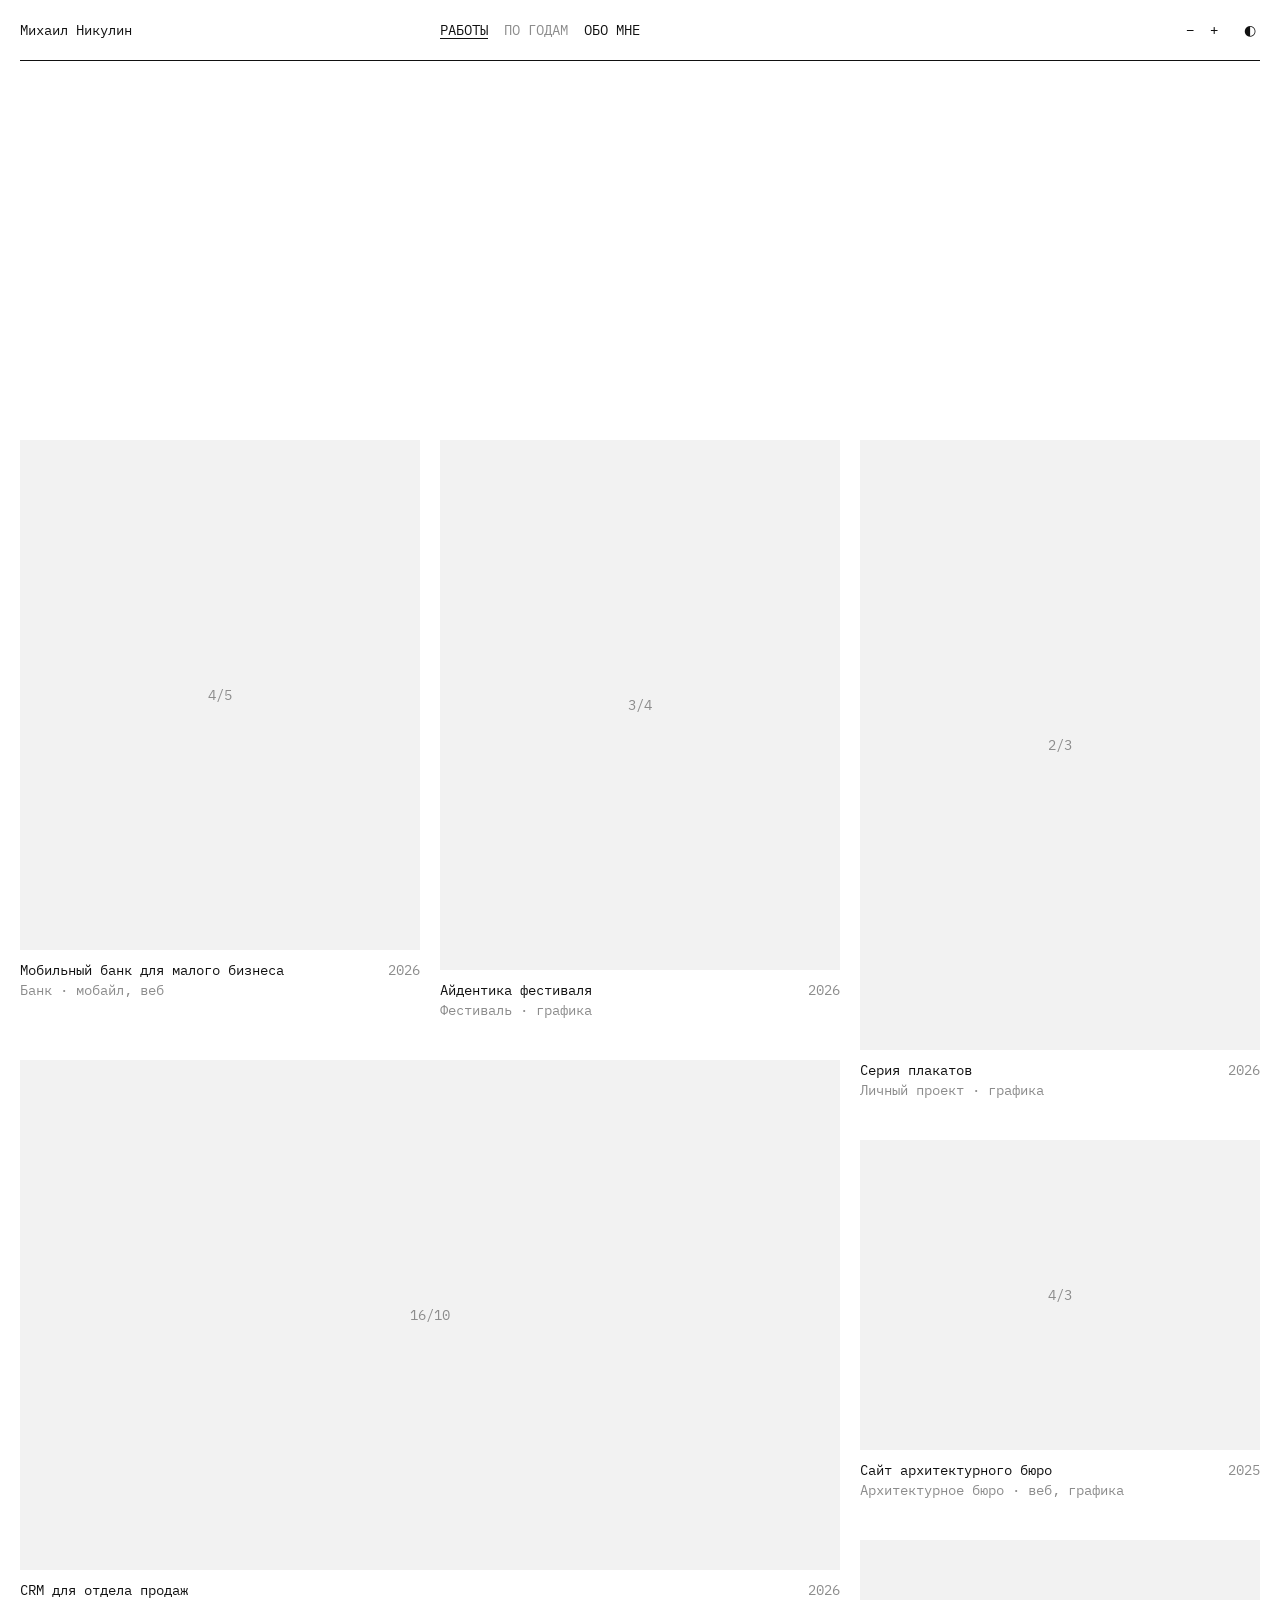
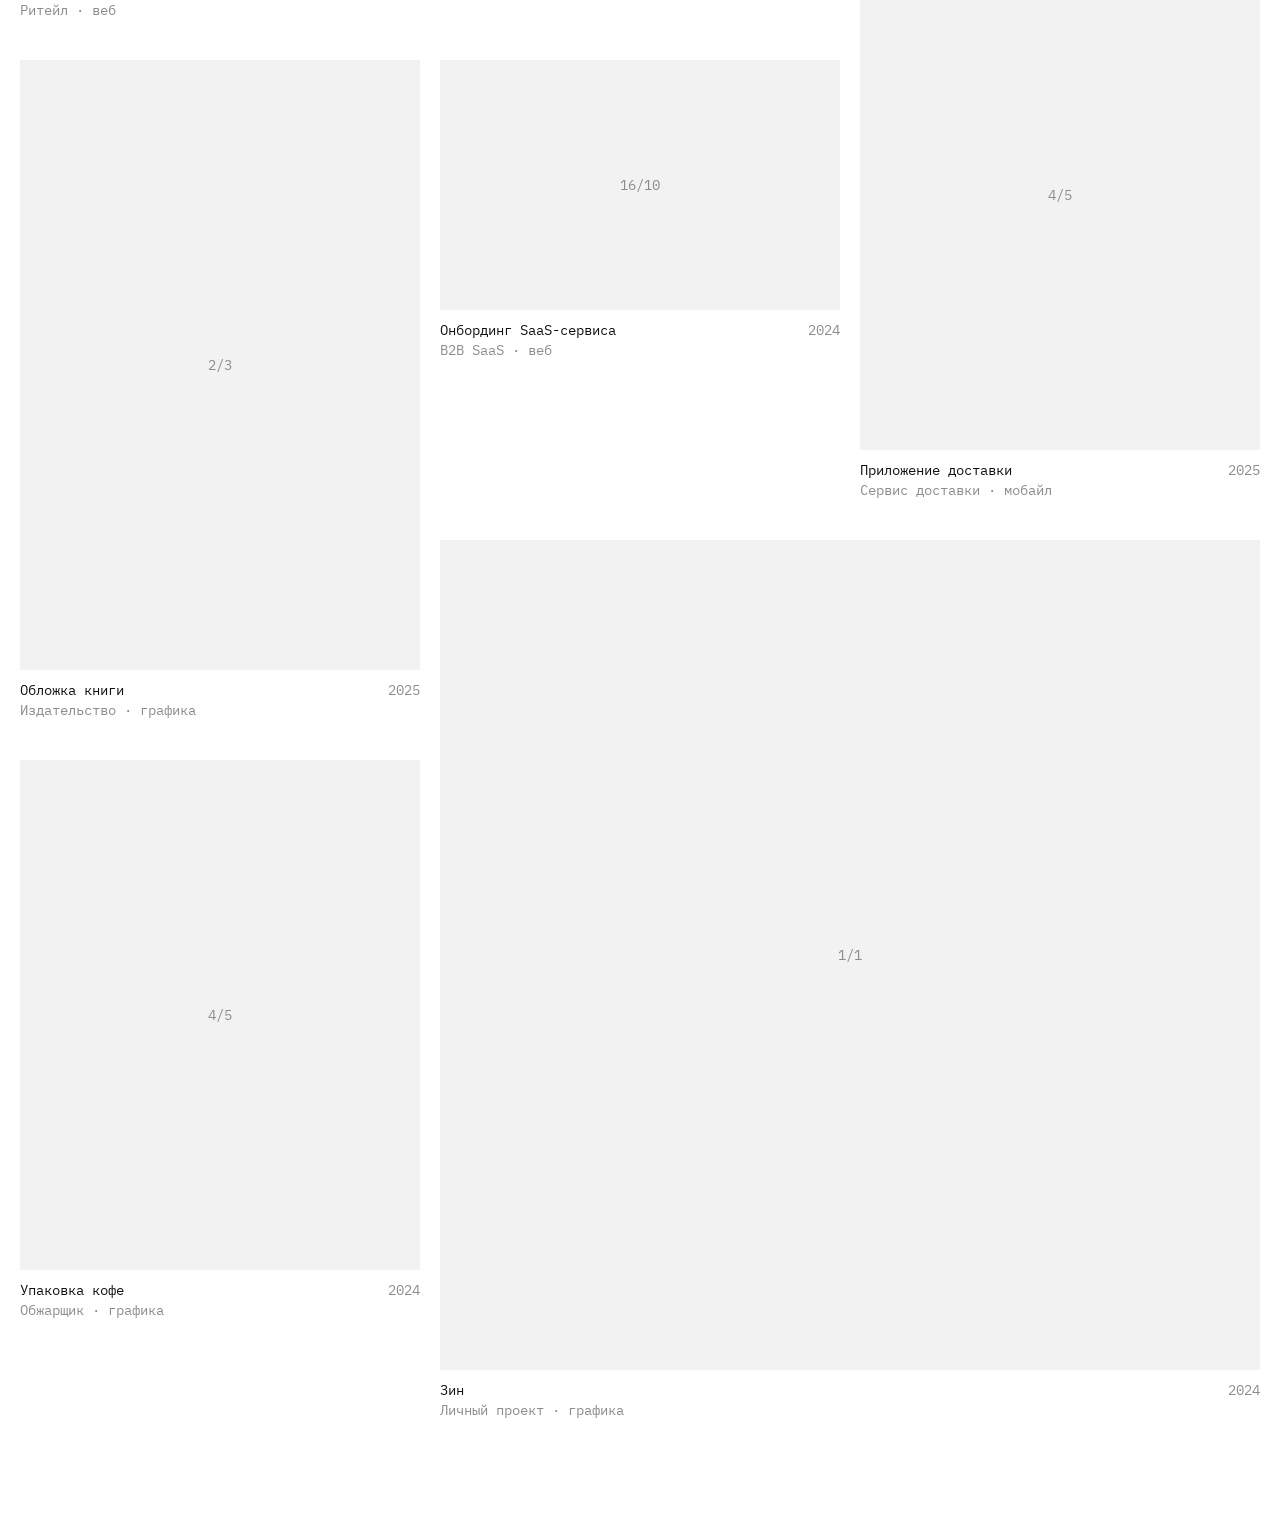
<file: index.html>
<!doctype html>
<html lang="ru">
<head>
  <meta charset="utf-8">
  <meta name="viewport" content="width=device-width, initial-scale=1">
  <title>Михаил Никулин — дизайнер</title>
  <meta name="description" content="Портфолио: веб, мобильные приложения, графический дизайн.">
  <link rel="preconnect" href="https://fonts.googleapis.com">
  <link rel="preconnect" href="https://fonts.gstatic.com" crossorigin>
  <link rel="stylesheet" href="https://fonts.googleapis.com/css2?family=IBM+Plex+Mono:wght@400&display=swap">
  <link rel="stylesheet" href="assets/css/style.css">
</head>
<body>
  <script src="assets/js/preloader.js"></script>
  <header data-header></header>

  <!-- Работы начинаются с середины экрана (см. .home в style.css) -->
  <main class="wrap home">
    <!-- Визуальная сетка: от картинки к деталям -->
    <section class="view" data-view-panel="grid" aria-label="Работы">
      <div class="works grid" data-works></div>
    </section>

    <!-- По годам: календарь, продуктовые кейсы на таймлайне -->
    <section class="view" data-view-panel="calendar" aria-label="Работы по годам" hidden>
      <div class="latest grid rule" data-latest></div>
      <div data-calendar></div>
    </section>
  </main>

  <div class="peek" data-peek aria-hidden="true"></div>

  <script src="assets/js/data.js"></script>
  <script src="assets/js/common.js"></script>
  <script src="assets/js/index.js"></script>
</body>
</html>
</file>
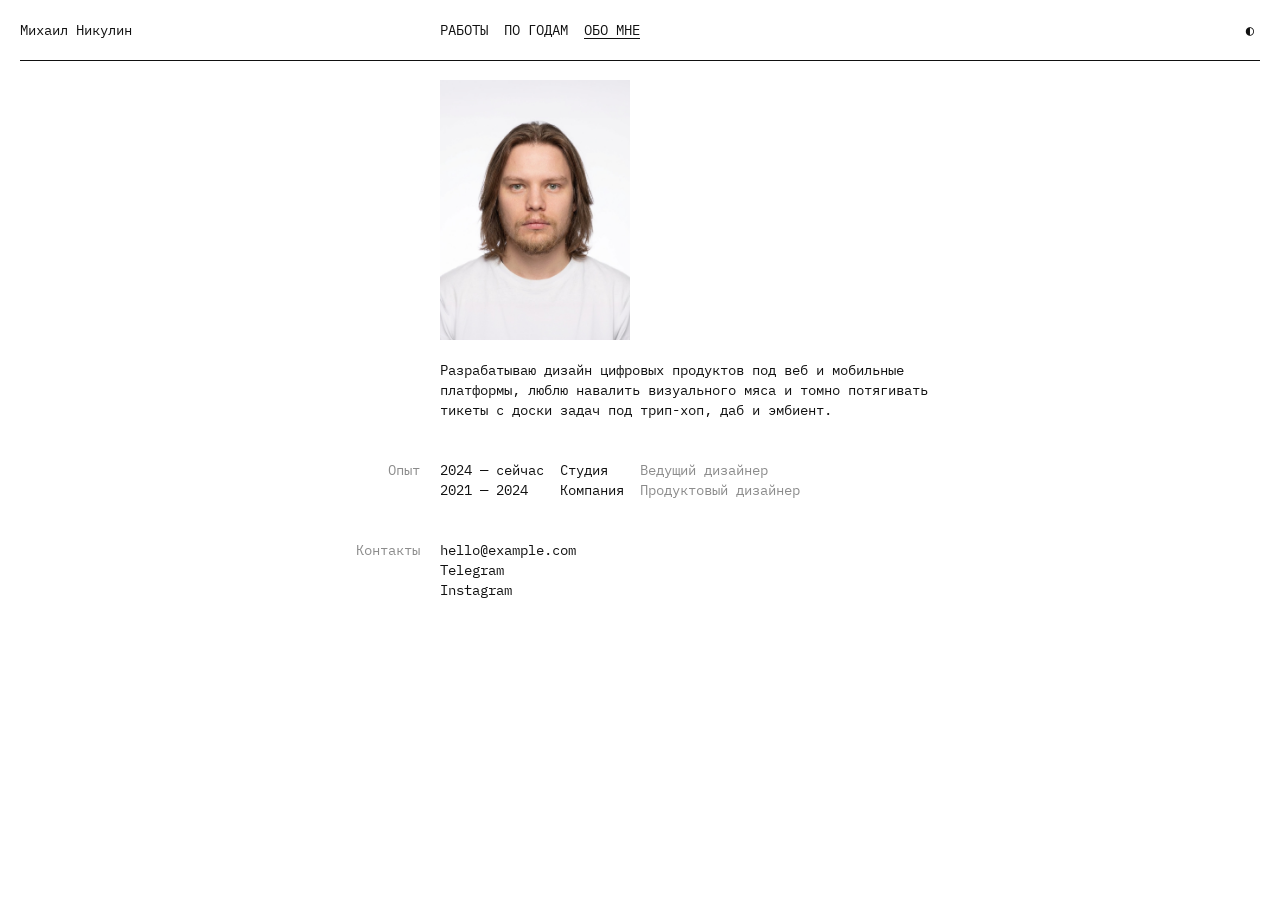
<file: info.html>
<!doctype html>
<html lang="ru">
<head>
  <meta charset="utf-8">
  <meta name="viewport" content="width=device-width, initial-scale=1">
  <title>Обо мне — Михаил Никулин</title>
  <link rel="preconnect" href="https://fonts.googleapis.com">
  <link rel="preconnect" href="https://fonts.gstatic.com" crossorigin>
  <link rel="stylesheet" href="https://fonts.googleapis.com/css2?family=IBM+Plex+Mono:wght@400&display=swap">
  <link rel="stylesheet" href="assets/css/style.css">
</head>
<body>
  <script src="assets/js/preloader.js"></script>
  <header data-header></header>

  <main class="wrap">
    <!-- Две колонки, как на странице кейса: служебная 1–4 | контент 5–12 -->
    <div class="info grid">
      <div class="col info__about" style="--ds:5;--d:5;--ts:3;--t:6;--m:4">
        <figure class="col photo" style="--d:2;--t:2;--m:2" data-photo></figure>
        <p class="col" style="--d:5;--t:6;--m:4" data-bio></p>
      </div>

      <p class="col muted info__label" style="--ds:1;--d:4;--ts:1;--t:2;--m:4">Опыт</p>
      <ul class="col list" style="--ds:5;--d:8;--ts:3;--t:6;--m:4">
        <li><span>2024 — сейчас</span><span>Студия</span><span class="muted">Ведущий дизайнер</span></li>
        <li><span>2021 — 2024</span><span>Компания</span><span class="muted">Продуктовый дизайнер</span></li>
      </ul>

      <p class="col muted info__label" style="--ds:1;--d:4;--ts:1;--t:2;--m:4">Контакты</p>
      <ul class="col" style="--ds:5;--d:8;--ts:3;--t:6;--m:4" data-contacts></ul>
    </div>
  </main>

  <script src="assets/js/data.js"></script>
  <script src="assets/js/common.js"></script>
  <script>
    U.header({ page: "info" });
    const S = window.SITE;
    document.querySelector("[data-bio]").textContent = S.bio;

    // Фото: высота кратна модулю, как у всех картинок сайта.
    // Второе фото лежит поверх первого и проявляется при наведении; без наведения (телефон) — по тапу.
    const photo = document.querySelector("[data-photo]");
    if (S.photo?.src) {
      photo.innerHTML =
        (S.photo.hover ? `<img class="photo__alt" src="${U.esc(S.photo.hover)}" alt="" aria-hidden="true" decoding="async">` : "") +
        U.media({ ...S.photo, alt: S.name });
      if (S.photo.hover && matchMedia("(hover: none)").matches) photo.addEventListener("click", () => photo.classList.toggle("is-alt"));
    } else photo.remove();
    const info = document.querySelector(".info");
    const relayout = () => U.snap(info);
    relayout();
    U.onMediaReady(info, relayout);
    addEventListener("resize", () => requestAnimationFrame(relayout));
    document.querySelector("[data-contacts]").innerHTML =
      `<li><a href="mailto:${U.esc(S.email)}">${U.esc(S.email)}</a></li>` +
      S.links.map((l) => `<li><a href="${U.esc(l.href)}" target="_blank" rel="noopener">${U.esc(l.label)}</a></li>`).join("");
  </script>
</body>
</html>
</file>
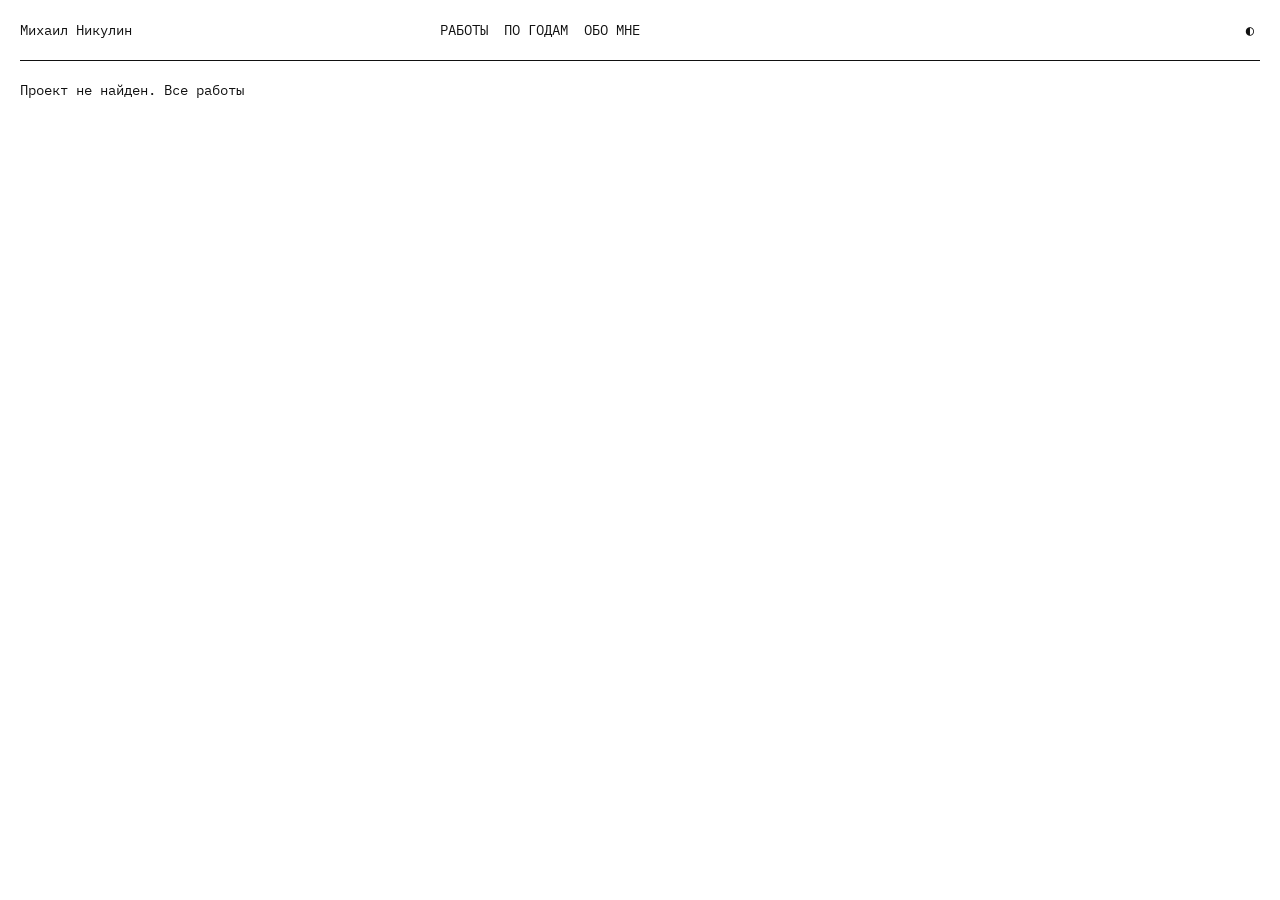
<file: project.html>
<!doctype html>
<html lang="ru">
<head>
  <meta charset="utf-8">
  <meta name="viewport" content="width=device-width, initial-scale=1">
  <title>Проект</title>
  <link rel="preconnect" href="https://fonts.googleapis.com">
  <link rel="preconnect" href="https://fonts.gstatic.com" crossorigin>
  <link rel="stylesheet" href="https://fonts.googleapis.com/css2?family=IBM+Plex+Mono:wght@400&display=swap">
  <link rel="stylesheet" href="assets/css/style.css">
</head>
<body>
  <script src="assets/js/preloader.js"></script>
  <header data-header></header>
  <main class="wrap" data-project></main>

  <script src="assets/js/data.js"></script>
  <script src="assets/js/common.js"></script>
  <script src="assets/js/project.js"></script>
</body>
</html>
</file>
<file: assets/css/style.css>
/* =========================================================
   ТОКЕНЫ
   Модульная сетка: колонки 12 / 8 / 4 + вертикальный модуль --u.
   - ширины — целые колонки;
   - отступы и высоты — кратные --u (текст, линии, блоки);
   - высоты картинок JS округляет до модуля (см. U.snap в common.js).
   ========================================================= */
:root {
  --font: "IBM Plex Mono", ui-monospace, Menlo, monospace;

  /* Шрифт: одно начертание (400), два размера */
  --fs-1: 14px;   /* весь текст сайта */
  --fs-2: 28px;   /* заголовок проекта */

  --u: 20px;      /* модуль = высота строки основного текста */
  --lh-1: var(--u);
  --lh-2: calc(var(--u) * 2);

  --cols: 12;
  --gutter: 20px;
  --margin: 20px;
  --header-h: 0px;     /* JS: высота липкой шапки (0 — если не липкая) */
  --header-full: 60px; /* JS: полная высота шапки */

  --bg: #ffffff;
  --fg: #111111;
  --muted: #8c8c8c;
  --line: #e6e6e6;
  --tint: #f2f2f2;
  --grid-col: rgba(255, 0, 0, .06);
  --grid-row: rgba(255, 0, 0, .16);
}

/* Планшет 640–1023: 8 колонок */
@media (max-width: 1023px) {
  :root { --cols: 8; }
}
/* Мобильный < 640: 4 колонки */
@media (max-width: 639px) {
  :root { --cols: 4; --gutter: 16px; --margin: 16px; }
}

@media (prefers-color-scheme: dark) {
  :root:not([data-theme="light"]) {
    --bg: #0f0f0f; --fg: #e9e9e9; --muted: #7d7d7d; --line: #262626; --tint: #1b1b1b;
    --grid-col: rgba(255, 80, 80, .08); --grid-row: rgba(255, 80, 80, .2);
  }
}
:root[data-theme="dark"] {
  --bg: #0f0f0f; --fg: #e9e9e9; --muted: #7d7d7d; --line: #262626; --tint: #1b1b1b;
  --grid-col: rgba(255, 80, 80, .08); --grid-row: rgba(255, 80, 80, .2);
}

/* =========================================================
   БАЗА
   ========================================================= */
*, *::before, *::after { box-sizing: border-box; }
html { -webkit-text-size-adjust: 100%; }
body {
  position: relative;
  min-height: 100vh;
  margin: 0;
  background: var(--bg);
  color: var(--fg);
  font-family: var(--font);
  font-weight: 400;
  font-size: var(--fs-1);
  line-height: var(--lh-1);
  -webkit-font-smoothing: antialiased;
}
h1, h2, h3, p, ul, ol, li, figure, figcaption, dl, dt, dd { margin: 0; padding: 0; font: inherit; }
ul, ol { list-style: none; }
img, video { display: block; width: 100%; height: auto; }
a { color: inherit; text-decoration: none; }
a:hover { text-decoration: underline; text-underline-offset: 3px; text-decoration-thickness: 1px; }
button { font: inherit; color: inherit; text-transform: inherit; background: none; border: 0; padding: 0; cursor: pointer; text-align: left; }  /* регистр — как у окружения: браузер по умолчанию его сбрасывает */
.muted { color: var(--muted); }

/* Линии: inset-тень вместо border, чтобы не сдвигать ритм на 1px */
.rule      { box-shadow: inset 0 1px 0 var(--fg); }
.rule-soft { box-shadow: inset 0 1px 0 var(--line); }

/* =========================================================
   МОДУЛЬНАЯ СЕТКА
   .grid — контейнер на всю ширину колонок.
   .col  — ячейка. Ширина: --d / --t / --m (десктоп / планшет / мобильный),
           старт: --ds / --ts / --ms (по умолчанию — следующая свободная).
   .row  — ряд на всю ширину, наследует колонки родителя (subgrid).
   <div class="col" style="--d:6;--ds:4;--t:6;--m:4">
   ========================================================= */
.wrap { padding-inline: var(--margin); }
.grid {
  display: grid;
  grid-template-columns: repeat(var(--cols), minmax(0, 1fr));
  column-gap: var(--gutter);
}
.col {
  --_w: var(--d, var(--cols));
  --_s: var(--ds, auto);
  grid-column: var(--_s) / span var(--_w);
  min-width: 0;
}
@media (max-width: 1023px) {
  .col { --_w: var(--t, var(--cols)); --_s: var(--ts, auto); }
}
@media (max-width: 639px) {
  .col { --_w: var(--m, var(--cols)); --_s: var(--ms, auto); }
}
.row { grid-column: 1 / -1; display: grid; grid-template-columns: subgrid; }
/* Ширина и старт ячейки не наследуются её содержимым:
   вложенная .col без своего --ds начинает с первой свободной колонки */
.col > * { --d: initial; --ds: initial; --t: initial; --ts: initial; --m: initial; --ms: initial; }

/* Оверлей сетки — клавиша G */
.grid-overlay {
  position: absolute; inset: 0; z-index: 1000;
  display: none; pointer-events: none;
  padding-inline: var(--margin);
  background-image: linear-gradient(to bottom, var(--grid-row) 1px, transparent 1px);
  background-size: 100% var(--u);
}
.grid-overlay > i { background: var(--grid-col); }
html.show-grid .grid-overlay { display: grid; }
@media (max-width: 1023px) { .grid-overlay > i:nth-child(n + 9) { display: none; } }
@media (max-width: 639px)  { .grid-overlay > i:nth-child(n + 5) { display: none; } }

/* =========================================================
   ШАПКА — одна строка: имя | разделы | отображение
   Десктоп: Михаил Никулин 1–4 | Сетка, Календарь, Инфо с колонки 5 | − +, ◐ у правого края 11–12
   Планшет: 1–2 | 3–6 | 7–8
   Мобильный: «Михаил Никулин … − + ◐» / разделы
   ========================================================= */
.header {
  position: sticky; top: 0; z-index: 50;
  background: var(--bg);
  padding-block: var(--u);
  row-gap: var(--u);
}
/* Разделитель прибит к шапке и при прокрутке остаётся под ней.
   Идёт по полям, как остальные линии, и не меняет высоту шапки. */
.header::after {
  content: ""; position: absolute; left: var(--margin); right: var(--margin); bottom: -1px;
  height: 1px; background: var(--fg); pointer-events: none;
}
.header__nav { display: flex; flex-wrap: wrap; align-items: center; column-gap: 2ch; }
.header__tools { display: flex; justify-content: flex-end; align-items: center; column-gap: 2ch; }
.header__zoom { display: flex; gap: 4px; }
/* Навигация — капсом, чтобы отделялась от текста (тексты в данных — обычные) */
.header__nav, .caps, .p-back { text-transform: uppercase; }
.header__zoom[hidden] { display: none; }

/* Кнопка-знак (− + ◐): квадрат 20×20 = модуль */
.icon { display: inline-grid; place-items: center; width: var(--u); height: var(--u); }
@media (max-width: 639px) {
  .header { position: relative; }  /* не липкая, но держит разделитель */
  .header__tools { grid-row: 1; }  /* − + ◐ — в первой строке, рядом с именем */
}

.btn[aria-pressed="true"], .is-active { text-decoration: underline; text-underline-offset: 3px; text-decoration-thickness: 1px; }
.btn[aria-pressed="false"] { color: var(--muted); }
.btn:hover { color: var(--fg); }
.btn:disabled { color: var(--line); cursor: default; }
:focus-visible { outline: 1px solid currentColor; outline-offset: 2px; }

/* =========================================================
   ГЛАВНАЯ — ПЕРВЫЙ ЭКРАН
   Работы начинаются с середины экрана, округлённой вниз до модуля,
   чтобы не сбить ритм.
   ========================================================= */
.home {
  padding-top: calc(50vh - var(--header-full));
  padding-top: calc(round(down, 50svh, var(--u)) - var(--header-full));
}

/* =========================================================
   ГЛАВНАЯ — КАЛЕНДАРЬ
   Десктоп:   год 1–2 | месяц 3–4 | проект 5–8 | тип 9 | клиент 10–11 | срок 12
   Планшет:   год — строкой | месяц 1 | проект 2–4 | тип 5 | клиент 6–7 | срок 8
   Мобильный: год — строкой | месяц 1 | проект 2–4, ниже «клиент · тип · срок»
   ========================================================= */
.view { padding-bottom: calc(var(--u) * 4); }
.view[hidden] { display: none; }

.latest { padding-block: var(--u); }

.cal-year__label { position: sticky; top: var(--header-h); align-self: start; padding-top: var(--u); }
.cal-months { padding-top: var(--u); }
.cal-months, .cal-month, .cal-month__items, .cal-item { display: grid; grid-template-columns: subgrid; }
.cal-month { grid-column: 1 / -1; }
.cal-month:first-child { box-shadow: none; }

.cal-month__label { position: relative; color: var(--muted); }
.cal-month.has-items .cal-month__label { color: var(--fg); }
/* Наведение на проект: вертикальная линия по всем его месяцам */
.cal-month.is-span .cal-month__label { color: var(--fg); }
.cal-month.is-span .cal-month__label::before {
  content: ""; position: absolute; top: 0; bottom: 0; left: calc(var(--gutter) / -2);
  border-left: 1px solid var(--fg);
}

.cal-item { grid-column: 1 / -1; }
.cal-item:hover { background: var(--tint); }
.cal-item__team { color: var(--muted); margin-left: .5ch; cursor: help; }
.cal-item__term { text-align: right; }

.m-only { display: none; }

@media (max-width: 1023px) {
  .cal-year__label { position: static; }
}
@media (max-width: 639px) {
  .m-only { display: inline; }
  .cal-item__type, .cal-item__term { display: none; }
  .cal-item__client { color: var(--muted); }
}

/* Превью обложки у курсора: 3 колонки */
.peek {
  position: fixed; left: 0; top: 0; z-index: 100; pointer-events: none;
  width: calc((100vw - var(--margin) * 2 - var(--gutter) * 11) / 12 * 3 + var(--gutter) * 2);
  opacity: 0; transition: opacity .12s;
}
.peek.is-on { opacity: 1; }
@media (hover: none), (max-width: 1023px) { .peek { display: none; } }

/* =========================================================
   ГЛАВНАЯ — ВИЗУАЛЬНАЯ СЕТКА
   Masonry с шагом рядов = --u: верх каждой карточки на модуле.
   --span (колонок на карточку) и .no-caption ставит JS по уровню зума.
   ========================================================= */
.works {
  --span: 4;   /* до запуска скрипта: 3 в ряд, как в Figma */
  grid-auto-rows: var(--u);
  grid-auto-flow: row dense;
  align-items: start;
}
.card { --_w: var(--span); padding-bottom: calc(var(--u) * 2); }
.card.is-wide { --_w: min(calc(var(--span) * 2), var(--cols)); }
.card a:hover { text-decoration: none; }
.card a:hover .card__title { text-decoration: underline; text-underline-offset: 3px; text-decoration-thickness: 1px; }
.card__caption { display: flex; justify-content: space-between; gap: 1ch; padding-top: calc(var(--u) / 2); }
.card__caption .muted { white-space: nowrap; }
.card__meta { color: var(--muted); }
.works.no-caption .card__caption, .works.no-caption .card__meta { display: none; }
.works.no-caption .card { padding-bottom: var(--u); }

/* Медиа и плейсхолдер. Высоту кратно --u выставляет U.snap(). */
.media { aspect-ratio: var(--ratio, auto); object-fit: cover; background: var(--tint); }
.ph {
  width: 100%;
  aspect-ratio: var(--ratio, 4 / 3);
  background: var(--tint);
  color: var(--muted);
  display: grid; place-items: center;
  overflow: hidden;
}

/* =========================================================
   ВНУТРЕННЯЯ — ЛОНГРИД: осевая композиция
   Ось — промежуток между служебной колонкой и контентом: 4|5 на десктопе, 2|3 на планшете.
   Слева от оси всё заканчивается на ней и выровнено вправо: метки, ключи меты, подписи,
   маленькие картинки. Справа всё начинается от неё: заголовок, текст 5–9, картинки
   по шкале 2–3–5–8 колонок (12 — на всю ширину). На мобильном оси нет: всё влево.
   ========================================================= */
.p-head { padding-block: var(--u) calc(var(--u) * 3); row-gap: var(--u); }
.p-title { font-size: var(--fs-2); line-height: var(--lh-2); }
.p-meta { margin-top: var(--u); }
.p-meta dt { color: var(--muted); }
.p-meta dd a { text-decoration: underline; text-underline-offset: 3px; text-decoration-thickness: 1px; }

.p-body { row-gap: calc(var(--u) * 3); padding-bottom: calc(var(--u) * 4); }
.block { row-gap: var(--u); align-items: start; }
.block__label { color: var(--muted); }
.block__text p + p { margin-top: var(--u); }
.block figcaption, .m-note { color: var(--muted); }
.block figcaption { padding-top: calc(var(--u) / 2); }

/* Ряд картинок: [слева от оси] [группа справа от оси, переносится от оси] [подпись на поле] */
.m-group { display: grid; grid-template-columns: subgrid; row-gap: var(--u); align-items: start; }
.m-note { align-self: end; }
/* На всю ширину: картинка 1–12, подпись под ней — у оси */
.m-full { row-gap: 0; }
.m-full > .media, .m-full > .ph { grid-column: 1 / -1; }
.m-full > figcaption { grid-column: 1 / span 4; }

.p-next { padding-block: var(--u) calc(var(--u) * 4); row-gap: var(--u); }

/* Десктоп и планшет: всё слева от оси прижато к ней */
@media (min-width: 640px) {
  .p-meta dt, .block__label, .p-back, .m-note,
  .m-left figcaption, .block__aside figcaption, .m-full > figcaption { text-align: right; }
  .m-left, .m-group, .m-note { grid-row: 1; }
  .block--aside .block__text { grid-row: 1 / span 2; }
  .block__aside { grid-row: 2; }
}
@media (max-width: 1023px) { .m-full > figcaption { grid-column: 1 / span 2; } }
@media (max-width: 639px) {
  .m-full > figcaption { grid-column: 1 / -1; }
  /* Оси нет: левая картинка и группа идут одним потоком (по 2 в ряд), без пустых половинок */
  .m-group { display: contents; }
}

/* =========================================================
   ИНФО
   ========================================================= */
.info { padding-block: var(--u) calc(var(--u) * 4); row-gap: calc(var(--u) * 2); }
.info .col > p + p { margin-top: var(--u); }  /* абзацы внутри текстового блока, не соседние ячейки сетки */
/* Опыт: компактная таблица от оси — колонки по содержимому, между ними 2 знака (как в навигации) */
.info .list { display: grid; grid-template-columns: max-content max-content 1fr; column-gap: 2ch; }
.info .list > li { grid-column: 1 / -1; display: grid; grid-template-columns: subgrid; }
@media (max-width: 639px) {
  .info .list { grid-template-columns: max-content 1fr; row-gap: var(--u); }  /* годы — строкой, ниже компания и роль */
  .info .list > li > :first-child { grid-column: 1 / -1; }
}
/* «Обо мне»: фото (2 колонки) над био, внутри колонки контента.
   Второе фото (.photo__alt) лежит поверх и проявляется при наведении, на телефоне — по тапу (.is-alt). */
.photo { position: relative; }
.photo__alt {
  position: absolute; inset: 0; z-index: 1;
  width: 100%; height: 100%; object-fit: cover;
  opacity: 0; pointer-events: none;
}
@media (hover: hover) { .photo:hover .photo__alt { opacity: 1; } }
.photo.is-alt .photo__alt { opacity: 1; }
.info__about { display: grid; grid-template-columns: subgrid; row-gap: var(--u); align-items: start; }
/* На мобильном подпись стоит над содержимым: ближе к своему разделу, чем к соседнему */
@media (max-width: 639px) { .info__label { margin-bottom: calc(var(--u) * -1); } }
/* Заголовки разделов — у оси, как метки в кейсе */
@media (min-width: 640px) { .info__label { text-align: right; } }

/* Текст только для скринридеров */
.sr-only { position: absolute; width: 1px; height: 1px; overflow: hidden; clip: rect(0 0 0 0); white-space: nowrap; }

/* =========================================================
   ПРЕЛОАДЕР — ASCII-галоп (assets/js/preloader.js)
   Лошадь стоит в колонке текста (5–9 / 3–8 / вся ширина), по вертикали — в центре.
   ASCII — это картинка из знаков, а не текст: размер знака подгоняется,
   чтобы 100 знаков (60 em) ровно заняли колонку, но не больше 10px.
   ========================================================= */
html.is-loading { overflow: hidden; }
.preloader {
  position: fixed; inset: 0; z-index: 2000;
  align-content: center;
  background: var(--bg); color: var(--fg);
  transition: opacity .4s ease;
}
.preloader.is-done { opacity: 0; pointer-events: none; }
.preloader__cell { container-type: inline-size; }
.preloader__art {
  margin: 0;
  font-family: var(--font);
  font-size: min(10px, calc(100cqw / 60));
  line-height: 1;
  white-space: pre;
}
@media (prefers-reduced-motion: reduce) { .preloader { transition: none; } }
</file>
